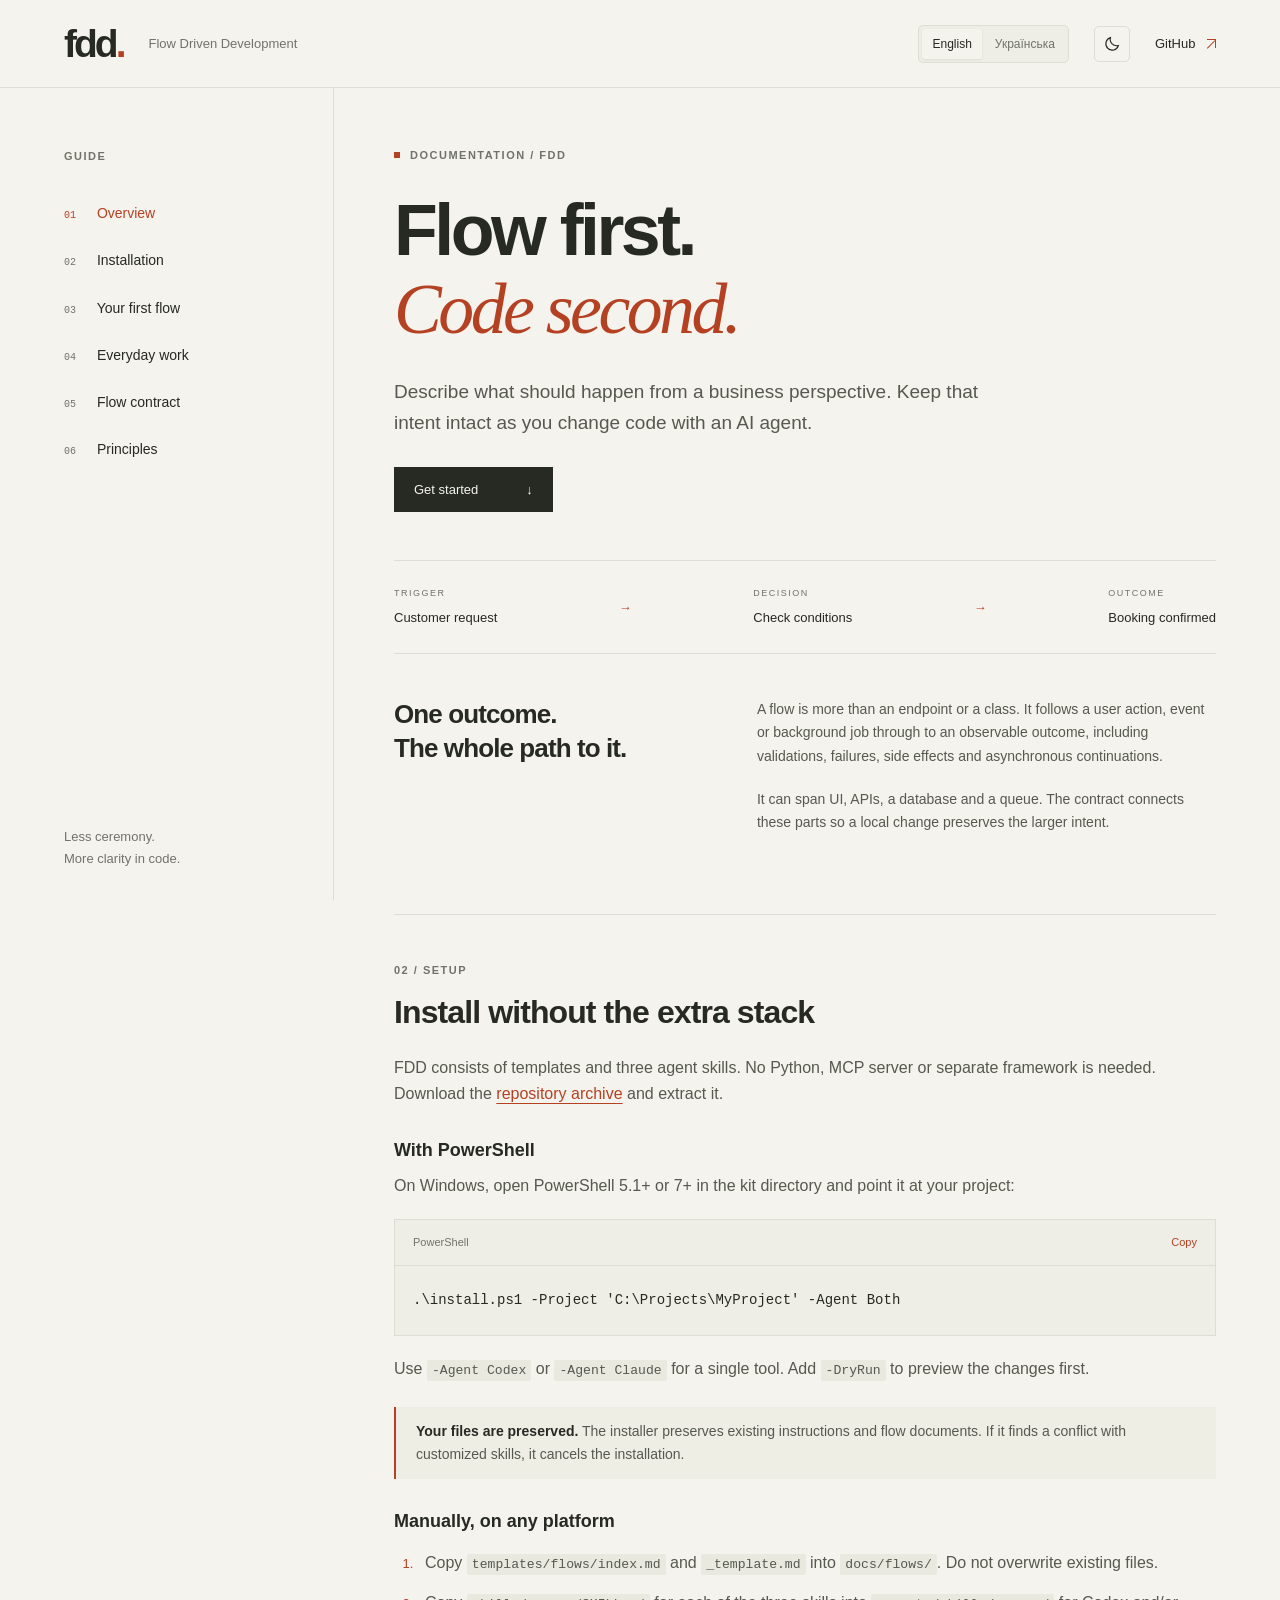
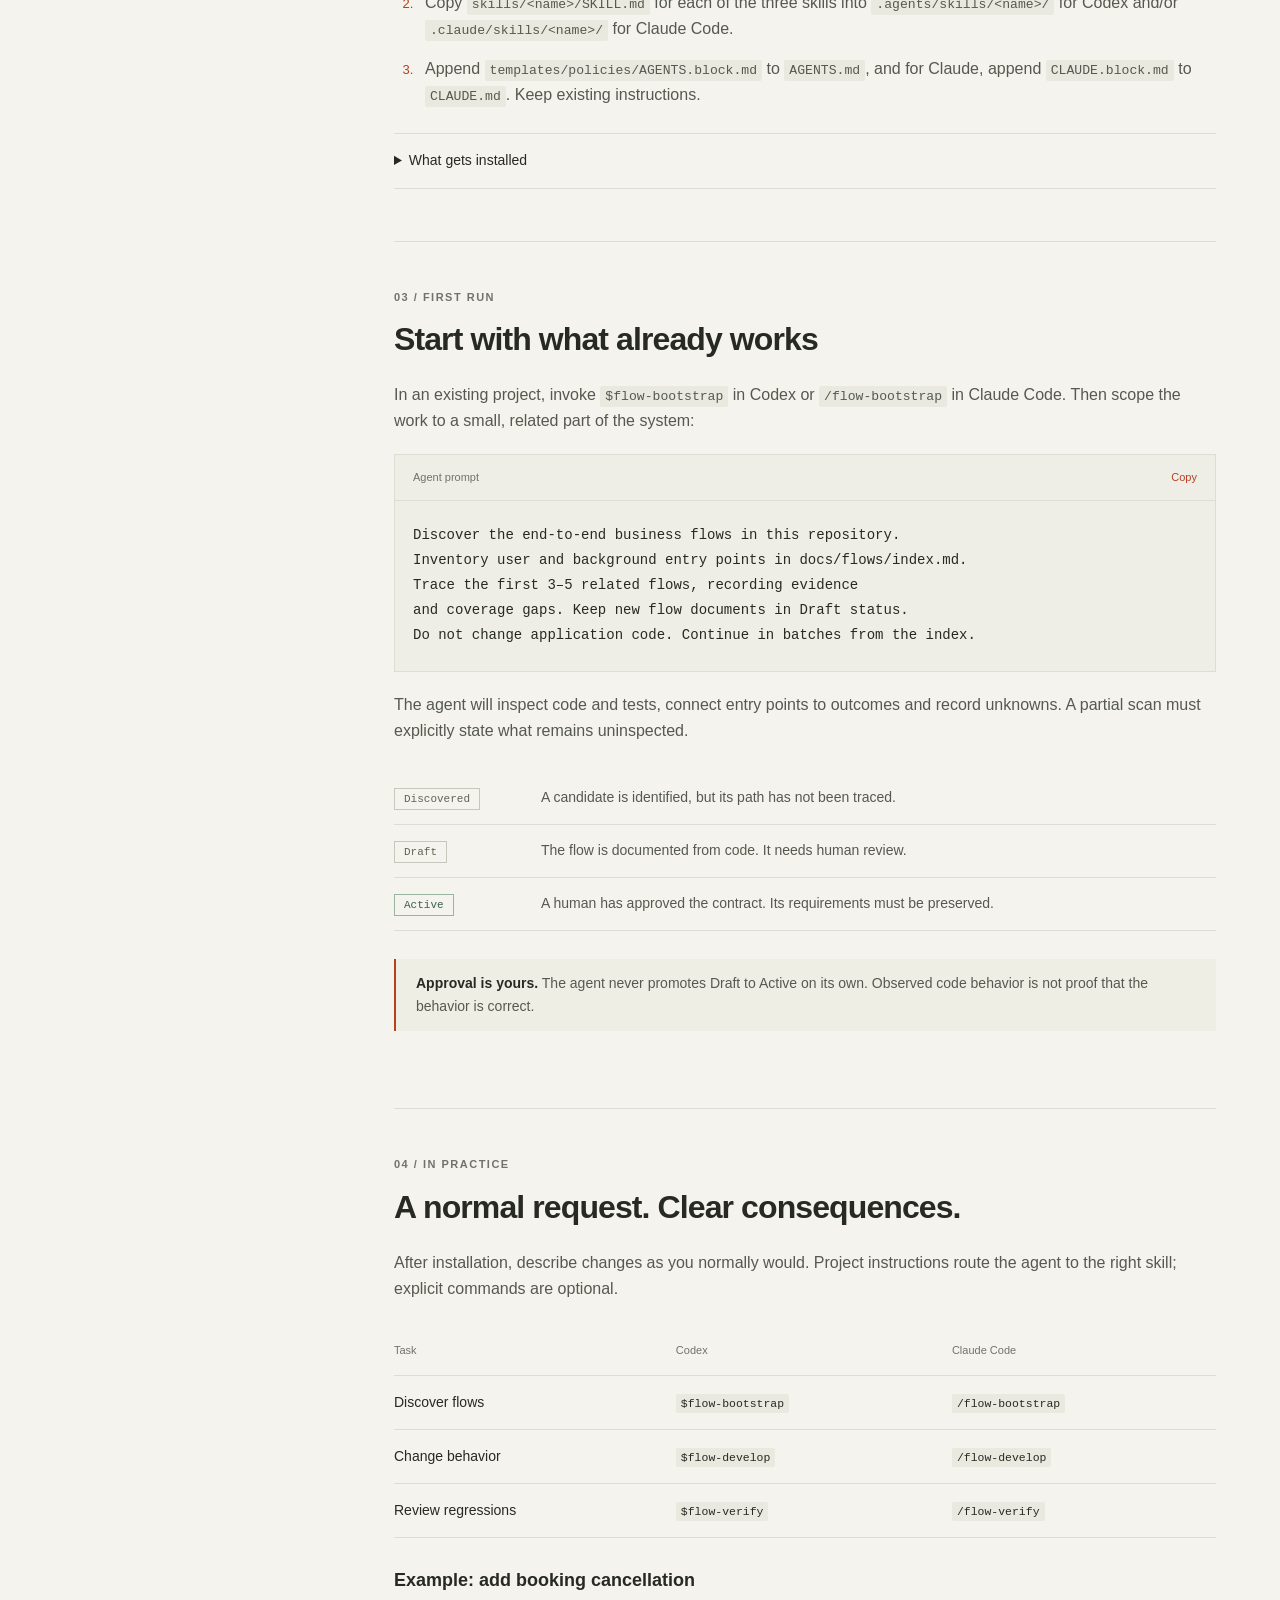
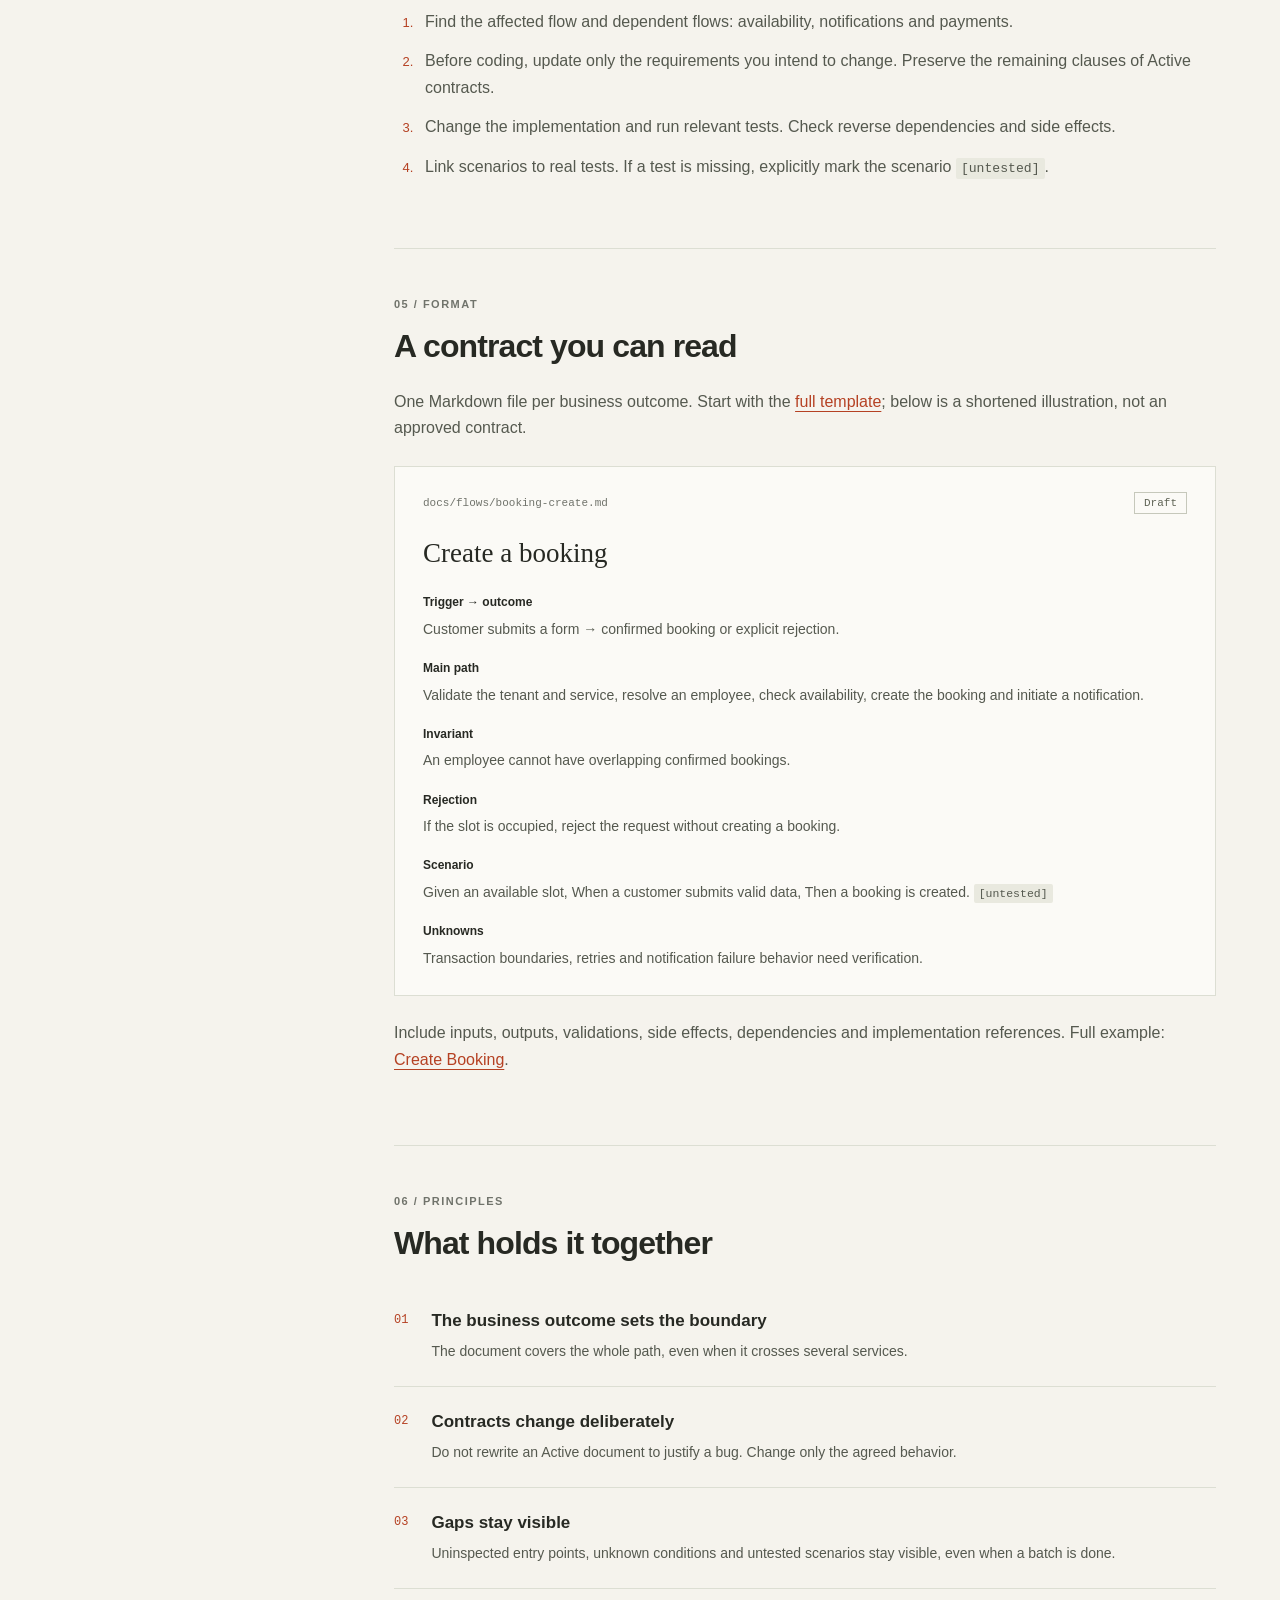
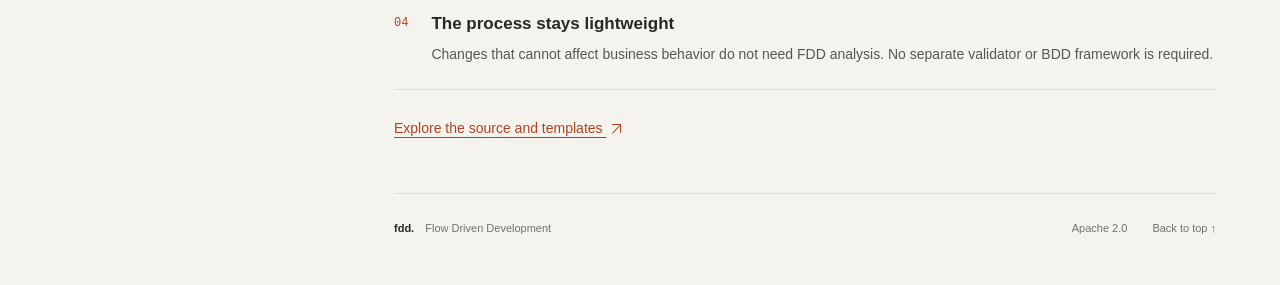
<file: index.html>
<!doctype html>
<html lang="en">
<head>
  <meta charset="utf-8">
  <meta name="viewport" content="width=device-width, initial-scale=1">
  <meta name="description" content="Flow Driven Development: a practical guide to business flows, contracts, Claude Code and OpenAI Codex.">
  <meta name="theme-color" content="#f5f3ed">
  <title>FDD — flow first, code second</title>
  <link rel="alternate" hreflang="en" href="index.html">
  <link rel="alternate" hreflang="uk" href="uk.html">
  <link rel="alternate" hreflang="x-default" href="index.html">
  <link rel="icon" href="favicon.svg" type="image/svg+xml">
  <script src="theme.js"></script>
  <link rel="stylesheet" href="site.css">
  <script src="site.js" defer></script>
</head>
<body>
  <a class="skip-link" href="#content">Skip to content</a>
  <header class="header">
    <a class="brand" href="#" aria-label="FDD, back to top">fdd<span class="brand-dot">.</span></a>
    <span class="header-caption">Flow Driven Development</span>
    <nav class="language-switch" aria-label="Choose language"><a href="index.html" lang="en" hreflang="en" aria-current="page">English</a><a href="uk.html" lang="uk" hreflang="uk">Українська</a></nav>
    <button class="theme-toggle" type="button" aria-label="Switch to dark theme" title="Switch to dark theme" aria-pressed="false">
      <svg class="moon-icon" width="18" height="18" viewBox="0 0 24 24" fill="none" stroke="currentColor" stroke-width="1.5" aria-hidden="true"><path d="M20.5 14A8.5 8.5 0 0 1 10 3.5 8.5 8.5 0 1 0 20.5 14Z"/></svg>
      <svg class="sun-icon" width="18" height="18" viewBox="0 0 24 24" fill="none" stroke="currentColor" stroke-width="1.5" aria-hidden="true"><circle cx="12" cy="12" r="4"/><path d="M12 2v2m0 16v2M2 12h2m16 0h2M5 5l1.5 1.5m11 11L19 19M5 19l1.5-1.5m11-11L19 5"/></svg>
    </button>
    <a class="repo-link" href="https://github.com/verloka/fdd">GitHub <span class="external-arrow" aria-hidden="true"></span></a>
  </header>
  <div class="layout">
    <aside class="sidebar" aria-label="Documentation navigation">
      <div class="sidebar-top"><span class="eyebrow">Guide</span><button class="menu-toggle" aria-expanded="false" aria-controls="navigation">Contents <span aria-hidden="true">+</span></button></div>
      <nav id="navigation">
        <a href="#overview" class="active"><span>01</span> Overview</a>
        <a href="#install"><span>02</span> Installation</a>
        <a href="#bootstrap"><span>03</span> Your first flow</a>
        <a href="#everyday"><span>04</span> Everyday work</a>
        <a href="#contract"><span>05</span> Flow contract</a>
        <a href="#principles"><span>06</span> Principles</a>
      </nav>
      <div class="sidebar-note">Less ceremony.<br>More clarity in code.</div>
    </aside>
    <main id="content">
      <section id="overview" class="hero">
        <div class="eyebrow"><span class="small-square"></span> Documentation / FDD</div>
        <h1>Flow first.<br><em>Code second.</em></h1>
        <p class="lead">Describe what should happen from a business perspective. Keep that intent intact as you change code with an AI agent.</p>
        <a class="primary-link" href="#install">Get started <span aria-hidden="true">↓</span></a>
        <div class="flow-strip" aria-label="Example business flow"><span><small>Trigger</small>Customer request</span><b aria-hidden="true">→</b><span><small>Decision</small>Check conditions</span><b aria-hidden="true">→</b><span><small>Outcome</small>Booking confirmed</span></div>
        <div class="intro-grid"><h2>One outcome.<br>The whole path to it.</h2><div><p>A flow is more than an endpoint or a class. It follows a user action, event or background job through to an observable outcome, including validations, failures, side effects and asynchronous continuations.</p><p>It can span UI, APIs, a database and a queue. The contract connects these parts so a local change preserves the larger intent.</p></div></div>
      </section>
      <section id="install" class="doc-section">
        <div class="section-label">02 / Setup</div><h2>Install without the extra stack</h2>
        <p>FDD consists of templates and three agent skills. No Python, MCP server or separate framework is needed. Download the <a href="https://github.com/verloka/fdd/archive/refs/heads/master.zip">repository archive</a> and extract it.</p>
        <h3>With PowerShell</h3><p>On Windows, open PowerShell 5.1+ or 7+ in the kit directory and point it at your project:</p>
        <div class="code-block"><div class="code-heading"><span>PowerShell</span><button class="copy-button" aria-label="Copy installation command">Copy</button></div><pre><code>.\install.ps1 -Project 'C:\Projects\MyProject' -Agent Both</code></pre></div>
        <p>Use <code>-Agent Codex</code> or <code>-Agent Claude</code> for a single tool. Add <code>-DryRun</code> to preview the changes first.</p>
        <div class="note"><strong>Your files are preserved.</strong> The installer preserves existing instructions and flow documents. If it finds a conflict with customized skills, it cancels the installation.</div>
        <h3>Manually, on any platform</h3>
        <ol class="steps"><li>Copy <code>templates/flows/index.md</code> and <code>_template.md</code> into <code>docs/flows/</code>. Do not overwrite existing files.</li><li>Copy <code>skills/&lt;name&gt;/SKILL.md</code> for each of the three skills into <code>.agents/skills/&lt;name&gt;/</code> for Codex and/or <code>.claude/skills/&lt;name&gt;/</code> for Claude Code.</li><li>Append <code>templates/policies/AGENTS.block.md</code> to <code>AGENTS.md</code>, and for Claude, append <code>CLAUDE.block.md</code> to <code>CLAUDE.md</code>. Keep existing instructions.</li></ol>
        <details><summary>What gets installed</summary><pre class="file-tree"><code>project/
├── AGENTS.md / CLAUDE.md
├── docs/flows/
│   ├── index.md
│   └── _template.md
├── .agents/skills/       # Codex
└── .claude/skills/       # Claude Code</code></pre><p>Both tools share the documents in <code>docs/flows/</code>.</p></details>
      </section>
      <section id="bootstrap" class="doc-section">
        <div class="section-label">03 / First run</div><h2>Start with what already works</h2>
        <p>In an existing project, invoke <code>$flow-bootstrap</code> in Codex or <code>/flow-bootstrap</code> in Claude Code. Then scope the work to a small, related part of the system:</p>
        <div class="code-block"><div class="code-heading"><span>Agent prompt</span><button class="copy-button" aria-label="Copy bootstrap prompt">Copy</button></div><pre class="prompt"><code>Discover the end-to-end business flows in this repository.
Inventory user and background entry points in docs/flows/index.md.
Trace the first 3–5 related flows, recording evidence
and coverage gaps. Keep new flow documents in Draft status.
Do not change application code. Continue in batches from the index.</code></pre></div>
        <p>The agent will inspect code and tests, connect entry points to outcomes and record unknowns. A partial scan must explicitly state what remains uninspected.</p>
        <div class="status-list"><div><span class="status">Discovered</span><p>A candidate is identified, but its path has not been traced.</p></div><div><span class="status">Draft</span><p>The flow is documented from code. It needs human review.</p></div><div><span class="status status-active">Active</span><p>A human has approved the contract. Its requirements must be preserved.</p></div></div>
        <div class="note"><strong>Approval is yours.</strong> The agent never promotes Draft to Active on its own. Observed code behavior is not proof that the behavior is correct.</div>
      </section>
      <section id="everyday" class="doc-section">
        <div class="section-label">04 / In practice</div><h2>A normal request. Clear consequences.</h2>
        <p>After installation, describe changes as you normally would. Project instructions route the agent to the right skill; explicit commands are optional.</p>
        <div class="table-wrap"><table><caption class="sr-only">FDD skills and agent commands</caption><thead><tr><th>Task</th><th>Codex</th><th>Claude Code</th></tr></thead><tbody><tr><td>Discover flows</td><td><code>$flow-bootstrap</code></td><td><code>/flow-bootstrap</code></td></tr><tr><td>Change behavior</td><td><code>$flow-develop</code></td><td><code>/flow-develop</code></td></tr><tr><td>Review regressions</td><td><code>$flow-verify</code></td><td><code>/flow-verify</code></td></tr></tbody></table></div>
        <h3>Example: add booking cancellation</h3><ol class="steps"><li>Find the affected flow and dependent flows: availability, notifications and payments.</li><li>Before coding, update only the requirements you intend to change. Preserve the remaining clauses of Active contracts.</li><li>Change the implementation and run relevant tests. Check reverse dependencies and side effects.</li><li>Link scenarios to real tests. If a test is missing, explicitly mark the scenario <code>[untested]</code>.</li></ol>
      </section>
      <section id="contract" class="doc-section">
        <div class="section-label">05 / Format</div><h2>A contract you can read</h2><p>One Markdown file per business outcome. Start with the <a href="templates/flows/_template.md">full template</a>; below is a shortened illustration, not an approved contract.</p>
        <div class="contract-example"><div class="contract-top"><span>docs/flows/booking-create.md</span><span class="status">Draft</span></div><h3>Create a booking</h3><dl><dt>Trigger → outcome</dt><dd>Customer submits a form → confirmed booking or explicit rejection.</dd><dt>Main path</dt><dd>Validate the tenant and service, resolve an employee, check availability, create the booking and initiate a notification.</dd><dt>Invariant</dt><dd>An employee cannot have overlapping confirmed bookings.</dd><dt>Rejection</dt><dd>If the slot is occupied, reject the request without creating a booking.</dd><dt>Scenario</dt><dd>Given an available slot, When a customer submits valid data, Then a booking is created. <code>[untested]</code></dd><dt>Unknowns</dt><dd>Transaction boundaries, retries and notification failure behavior need verification.</dd></dl></div>
        <p>Include inputs, outputs, validations, side effects, dependencies and implementation references. Full example: <a href="examples/booking-create.md">Create Booking</a>.</p>
      </section>
      <section id="principles" class="doc-section last-section">
        <div class="section-label">06 / Principles</div><h2>What holds it together</h2>
        <div class="principle"><span>01</span><div><h3>The business outcome sets the boundary</h3><p>The document covers the whole path, even when it crosses several services.</p></div></div>
        <div class="principle"><span>02</span><div><h3>Contracts change deliberately</h3><p>Do not rewrite an Active document to justify a bug. Change only the agreed behavior.</p></div></div>
        <div class="principle"><span>03</span><div><h3>Gaps stay visible</h3><p>Uninspected entry points, unknown conditions and untested scenarios stay visible, even when a batch is done.</p></div></div>
        <div class="principle"><span>04</span><div><h3>The process stays lightweight</h3><p>Changes that cannot affect business behavior do not need FDD analysis. No separate validator or BDD framework is required.</p></div></div>
        <a class="text-link" href="https://github.com/verloka/fdd">Explore the source and templates <span class="external-arrow" aria-hidden="true"></span></a>
      </section>
      <footer><span>fdd. <span class="footer-caption">Flow Driven Development</span></span><a href="LICENSE">Apache 2.0</a><a href="#overview">Back to top ↑</a></footer>
    </main>
  </div>
  <div id="copy-status" class="sr-only" role="status" aria-live="polite"></div>
</body>
</html>
</file>
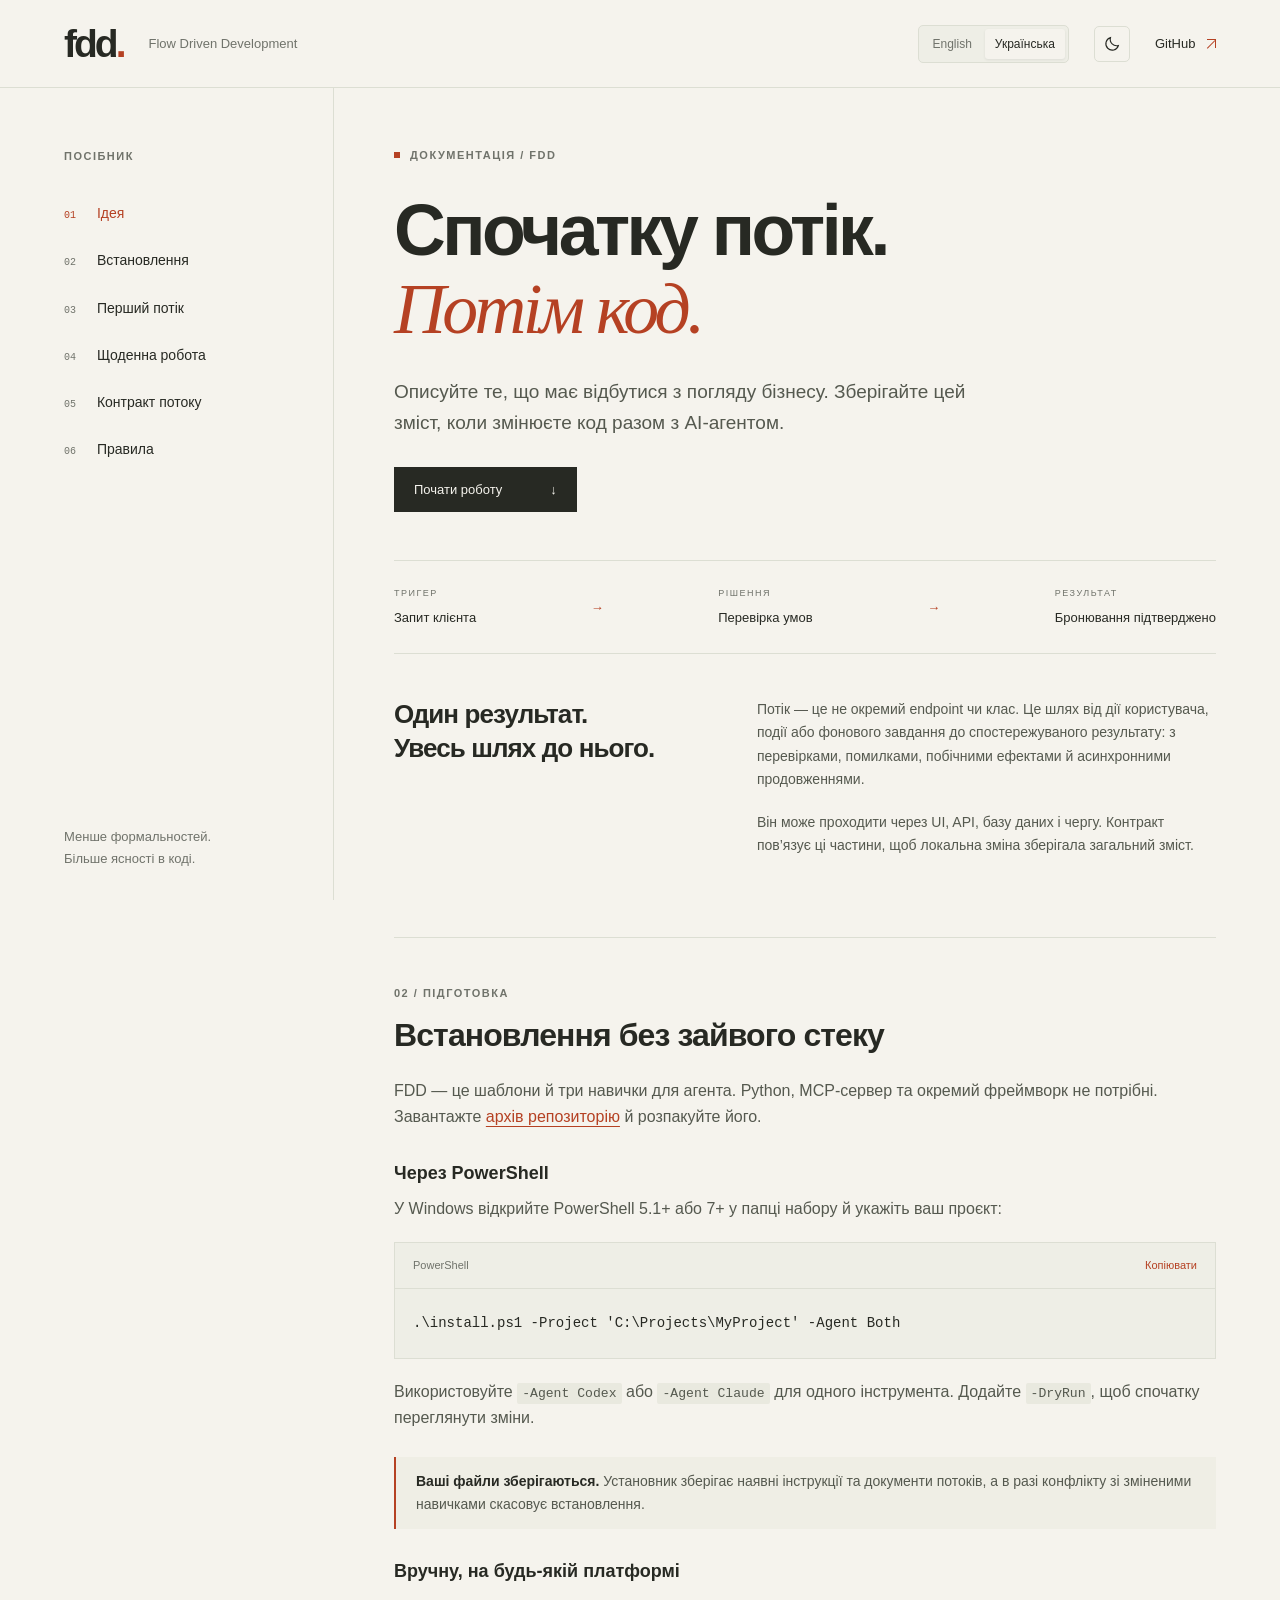
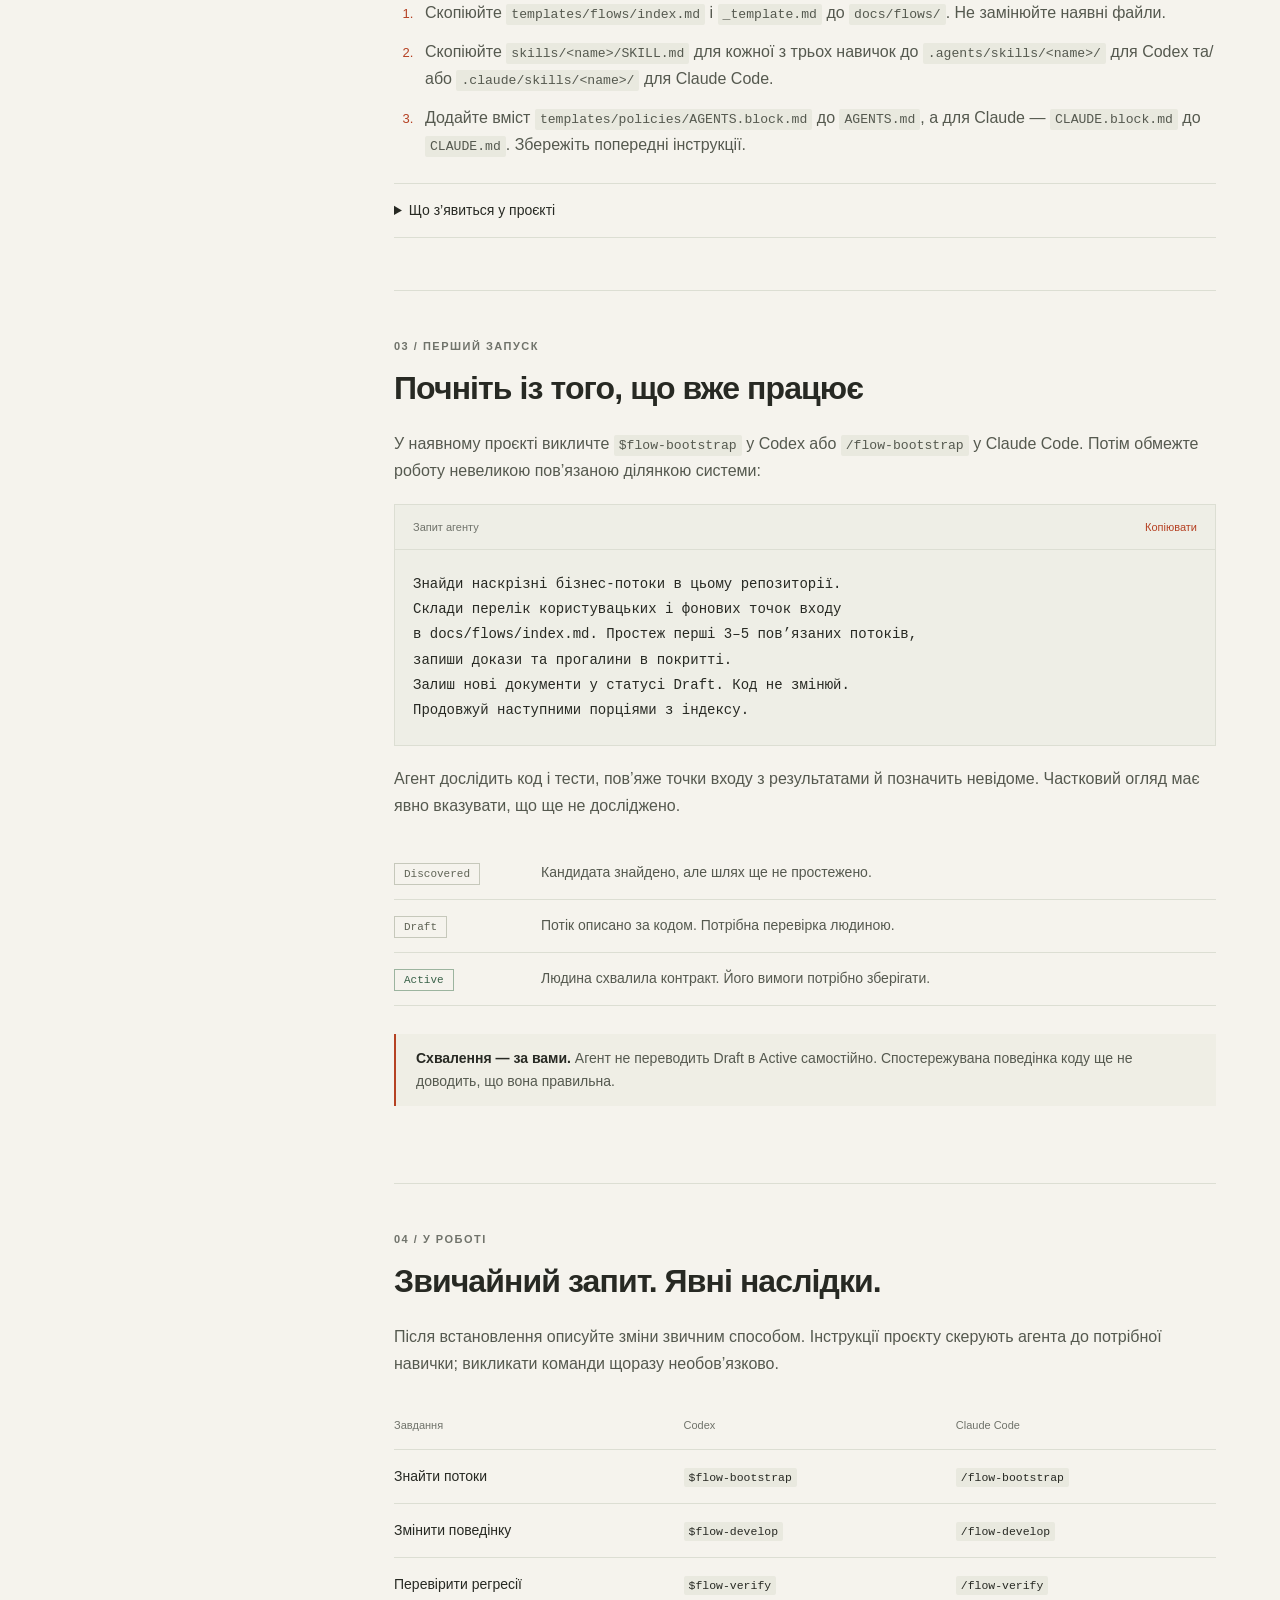
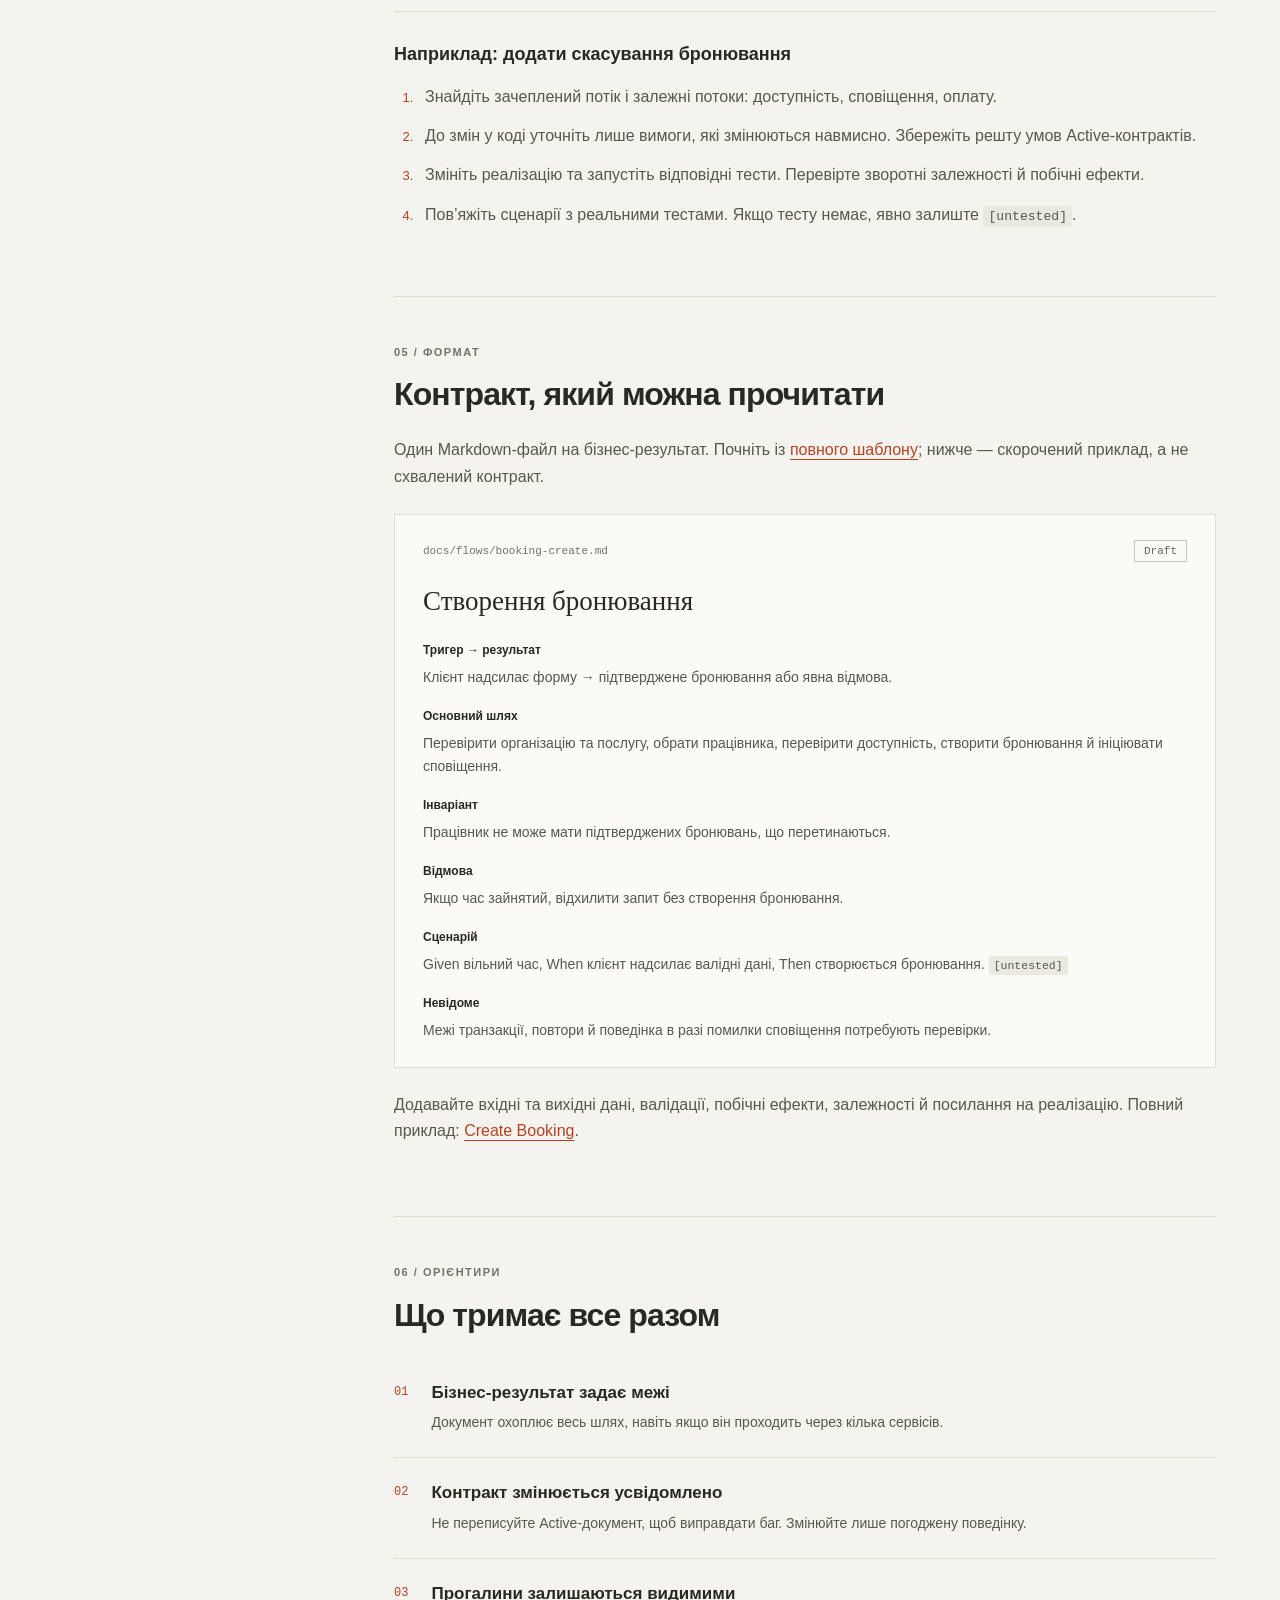
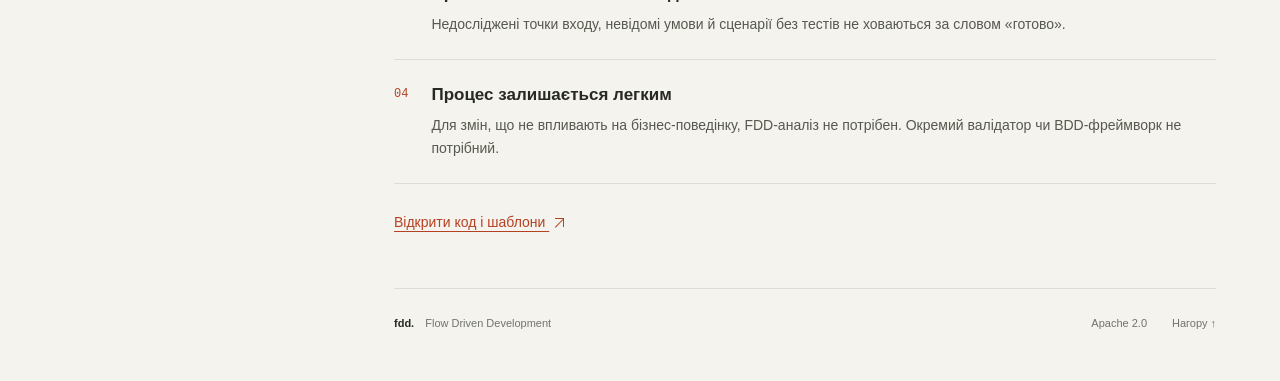
<file: uk.html>
<!doctype html>
<html lang="uk">
<head>
  <meta charset="utf-8">
  <meta name="viewport" content="width=device-width, initial-scale=1">
  <meta name="description" content="Flow Driven Development: практичний посібник із бізнес-потоків, контрактів і роботи з Claude Code та OpenAI Codex.">
  <meta name="theme-color" content="#f5f3ed">
  <title>FDD — спочатку потік, потім код</title>
  <link rel="alternate" hreflang="en" href="index.html">
  <link rel="alternate" hreflang="uk" href="uk.html">
  <link rel="alternate" hreflang="x-default" href="index.html">
  <link rel="icon" href="favicon.svg" type="image/svg+xml">
  <script src="theme.js"></script>
  <link rel="stylesheet" href="site.css">
  <script src="site.js" defer></script>
</head>
<body>
  <a class="skip-link" href="#content">До вмісту</a>
  <header class="header">
    <a class="brand" href="#" aria-label="FDD, на початок">fdd<span class="brand-dot">.</span></a>
    <span class="header-caption">Flow Driven Development</span>
    <nav class="language-switch" aria-label="Вибрати мову"><a href="index.html" lang="en" hreflang="en">English</a><a href="uk.html" lang="uk" hreflang="uk" aria-current="page">Українська</a></nav>
    <button class="theme-toggle" type="button" aria-label="Увімкнути темну тему" title="Увімкнути темну тему" aria-pressed="false">
      <svg class="moon-icon" width="18" height="18" viewBox="0 0 24 24" fill="none" stroke="currentColor" stroke-width="1.5" aria-hidden="true"><path d="M20.5 14A8.5 8.5 0 0 1 10 3.5 8.5 8.5 0 1 0 20.5 14Z"/></svg>
      <svg class="sun-icon" width="18" height="18" viewBox="0 0 24 24" fill="none" stroke="currentColor" stroke-width="1.5" aria-hidden="true"><circle cx="12" cy="12" r="4"/><path d="M12 2v2m0 16v2M2 12h2m16 0h2M5 5l1.5 1.5m11 11L19 19M5 19l1.5-1.5m11-11L19 5"/></svg>
    </button>
    <a class="repo-link" href="https://github.com/verloka/fdd">GitHub <span class="external-arrow" aria-hidden="true"></span></a>
  </header>
  <div class="layout">
    <aside class="sidebar" aria-label="Навігація документацією">
      <div class="sidebar-top"><span class="eyebrow">Посібник</span><button class="menu-toggle" aria-expanded="false" aria-controls="navigation">Розділи <span aria-hidden="true">+</span></button></div>
      <nav id="navigation">
        <a href="#overview" class="active"><span>01</span> Ідея</a>
        <a href="#install"><span>02</span> Встановлення</a>
        <a href="#bootstrap"><span>03</span> Перший потік</a>
        <a href="#everyday"><span>04</span> Щоденна робота</a>
        <a href="#contract"><span>05</span> Контракт потоку</a>
        <a href="#principles"><span>06</span> Правила</a>
      </nav>
      <div class="sidebar-note">Менше формальностей.<br>Більше ясності в коді.</div>
    </aside>
    <main id="content">
      <section id="overview" class="hero">
        <div class="eyebrow"><span class="small-square"></span> Документація / FDD</div>
        <h1>Спочатку потік.<br><em>Потім код.</em></h1>
        <p class="lead">Описуйте те, що має відбутися з погляду бізнесу. Зберігайте цей зміст, коли змінюєте код разом з AI-агентом.</p>
        <a class="primary-link" href="#install">Почати роботу <span aria-hidden="true">↓</span></a>
        <div class="flow-strip" aria-label="Приклад бізнес-потоку"><span><small>Тригер</small>Запит клієнта</span><b aria-hidden="true">→</b><span><small>Рішення</small>Перевірка умов</span><b aria-hidden="true">→</b><span><small>Результат</small>Бронювання підтверджено</span></div>
        <div class="intro-grid"><h2>Один результат.<br>Увесь шлях до нього.</h2><div><p>Потік — це не окремий endpoint чи клас. Це шлях від дії користувача, події або фонового завдання до спостережуваного результату: з перевірками, помилками, побічними ефектами й асинхронними продовженнями.</p><p>Він може проходити через UI, API, базу даних і чергу. Контракт пов’язує ці частини, щоб локальна зміна зберігала загальний зміст.</p></div></div>
      </section>
      <section id="install" class="doc-section">
        <div class="section-label">02 / Підготовка</div><h2>Встановлення без зайвого стеку</h2>
        <p>FDD — це шаблони й три навички для агента. Python, MCP-сервер та окремий фреймворк не потрібні. Завантажте <a href="https://github.com/verloka/fdd/archive/refs/heads/master.zip">архів репозиторію</a> й розпакуйте його.</p>
        <h3>Через PowerShell</h3><p>У Windows відкрийте PowerShell 5.1+ або 7+ у папці набору й укажіть ваш проєкт:</p>
        <div class="code-block"><div class="code-heading"><span>PowerShell</span><button class="copy-button" aria-label="Копіювати команду встановлення">Копіювати</button></div><pre><code>.\install.ps1 -Project 'C:\Projects\MyProject' -Agent Both</code></pre></div>
        <p>Використовуйте <code>-Agent Codex</code> або <code>-Agent Claude</code> для одного інструмента. Додайте <code>-DryRun</code>, щоб спочатку переглянути зміни.</p>
        <div class="note"><strong>Ваші файли зберігаються.</strong> Установник зберігає наявні інструкції та документи потоків, а в разі конфлікту зі зміненими навичками скасовує встановлення.</div>
        <h3>Вручну, на будь-якій платформі</h3>
        <ol class="steps"><li>Скопіюйте <code>templates/flows/index.md</code> і <code>_template.md</code> до <code>docs/flows/</code>. Не замінюйте наявні файли.</li><li>Скопіюйте <code>skills/&lt;name&gt;/SKILL.md</code> для кожної з трьох навичок до <code>.agents/skills/&lt;name&gt;/</code> для Codex та/або <code>.claude/skills/&lt;name&gt;/</code> для Claude Code.</li><li>Додайте вміст <code>templates/policies/AGENTS.block.md</code> до <code>AGENTS.md</code>, а для Claude — <code>CLAUDE.block.md</code> до <code>CLAUDE.md</code>. Збережіть попередні інструкції.</li></ol>
        <details><summary>Що з’явиться у проєкті</summary><pre class="file-tree"><code>project/
├── AGENTS.md / CLAUDE.md
├── docs/flows/
│   ├── index.md
│   └── _template.md
├── .agents/skills/       # Codex
└── .claude/skills/       # Claude Code</code></pre><p>Документи в <code>docs/flows/</code> спільні для обох інструментів.</p></details>
      </section>
      <section id="bootstrap" class="doc-section">
        <div class="section-label">03 / Перший запуск</div><h2>Почніть із того, що вже працює</h2>
        <p>У наявному проєкті викличте <code>$flow-bootstrap</code> у Codex або <code>/flow-bootstrap</code> у Claude Code. Потім обмежте роботу невеликою пов’язаною ділянкою системи:</p>
        <div class="code-block"><div class="code-heading"><span>Запит агенту</span><button class="copy-button" aria-label="Копіювати запит для bootstrap">Копіювати</button></div><pre class="prompt"><code>Знайди наскрізні бізнес-потоки в цьому репозиторії.
Склади перелік користувацьких і фонових точок входу
в docs/flows/index.md. Простеж перші 3–5 пов’язаних потоків,
запиши докази та прогалини в покритті.
Залиш нові документи у статусі Draft. Код не змінюй.
Продовжуй наступними порціями з індексу.</code></pre></div>
        <p>Агент дослідить код і тести, пов’яже точки входу з результатами й позначить невідоме. Частковий огляд має явно вказувати, що ще не досліджено.</p>
        <div class="status-list"><div><span class="status">Discovered</span><p>Кандидата знайдено, але шлях ще не простежено.</p></div><div><span class="status">Draft</span><p>Потік описано за кодом. Потрібна перевірка людиною.</p></div><div><span class="status status-active">Active</span><p>Людина схвалила контракт. Його вимоги потрібно зберігати.</p></div></div>
        <div class="note"><strong>Схвалення — за вами.</strong> Агент не переводить Draft в Active самостійно. Спостережувана поведінка коду ще не доводить, що вона правильна.</div>
      </section>
      <section id="everyday" class="doc-section">
        <div class="section-label">04 / У роботі</div><h2>Звичайний запит. Явні наслідки.</h2>
        <p>Після встановлення описуйте зміни звичним способом. Інструкції проєкту скерують агента до потрібної навички; викликати команди щоразу необов’язково.</p>
        <div class="table-wrap"><table><caption class="sr-only">Навички FDD та команди агентів</caption><thead><tr><th>Завдання</th><th>Codex</th><th>Claude Code</th></tr></thead><tbody><tr><td>Знайти потоки</td><td><code>$flow-bootstrap</code></td><td><code>/flow-bootstrap</code></td></tr><tr><td>Змінити поведінку</td><td><code>$flow-develop</code></td><td><code>/flow-develop</code></td></tr><tr><td>Перевірити регресії</td><td><code>$flow-verify</code></td><td><code>/flow-verify</code></td></tr></tbody></table></div>
        <h3>Наприклад: додати скасування бронювання</h3><ol class="steps"><li>Знайдіть зачеплений потік і залежні потоки: доступність, сповіщення, оплату.</li><li>До змін у коді уточніть лише вимоги, які змінюються навмисно. Збережіть решту умов Active-контрактів.</li><li>Змініть реалізацію та запустіть відповідні тести. Перевірте зворотні залежності й побічні ефекти.</li><li>Пов’яжіть сценарії з реальними тестами. Якщо тесту немає, явно залиште <code>[untested]</code>.</li></ol>
      </section>
      <section id="contract" class="doc-section">
        <div class="section-label">05 / Формат</div><h2>Контракт, який можна прочитати</h2><p>Один Markdown-файл на бізнес-результат. Почніть із <a href="templates/flows/_template.md">повного шаблону</a>; нижче — скорочений приклад, а не схвалений контракт.</p>
        <div class="contract-example"><div class="contract-top"><span>docs/flows/booking-create.md</span><span class="status">Draft</span></div><h3>Створення бронювання</h3><dl><dt>Тригер → результат</dt><dd>Клієнт надсилає форму → підтверджене бронювання або явна відмова.</dd><dt>Основний шлях</dt><dd>Перевірити організацію та послугу, обрати працівника, перевірити доступність, створити бронювання й ініціювати сповіщення.</dd><dt>Інваріант</dt><dd>Працівник не може мати підтверджених бронювань, що перетинаються.</dd><dt>Відмова</dt><dd>Якщо час зайнятий, відхилити запит без створення бронювання.</dd><dt>Сценарій</dt><dd>Given вільний час, When клієнт надсилає валідні дані, Then створюється бронювання. <code>[untested]</code></dd><dt>Невідоме</dt><dd>Межі транзакції, повтори й поведінка в разі помилки сповіщення потребують перевірки.</dd></dl></div>
        <p>Додавайте вхідні та вихідні дані, валідації, побічні ефекти, залежності й посилання на реалізацію. Повний приклад: <a href="examples/booking-create.md">Create Booking</a>.</p>
      </section>
      <section id="principles" class="doc-section last-section">
        <div class="section-label">06 / Орієнтири</div><h2>Що тримає все разом</h2>
        <div class="principle"><span>01</span><div><h3>Бізнес-результат задає межі</h3><p>Документ охоплює весь шлях, навіть якщо він проходить через кілька сервісів.</p></div></div>
        <div class="principle"><span>02</span><div><h3>Контракт змінюється усвідомлено</h3><p>Не переписуйте Active-документ, щоб виправдати баг. Змінюйте лише погоджену поведінку.</p></div></div>
        <div class="principle"><span>03</span><div><h3>Прогалини залишаються видимими</h3><p>Недосліджені точки входу, невідомі умови й сценарії без тестів не ховаються за словом «готово».</p></div></div>
        <div class="principle"><span>04</span><div><h3>Процес залишається легким</h3><p>Для змін, що не впливають на бізнес-поведінку, FDD-аналіз не потрібен. Окремий валідатор чи BDD-фреймворк не потрібний.</p></div></div>
        <a class="text-link" href="https://github.com/verloka/fdd">Відкрити код і шаблони <span class="external-arrow" aria-hidden="true"></span></a>
      </section>
      <footer><span>fdd. <span class="footer-caption">Flow Driven Development</span></span><a href="LICENSE">Apache 2.0</a><a href="#overview">Нагору ↑</a></footer>
    </main>
  </div>
  <div id="copy-status" class="sr-only" role="status" aria-live="polite"></div>
</body>
</html>
</file>
<file: site.css>
:root{--paper:#f5f3ed;--ink:#272923;--muted:#70736b;--line:#dcded3;--accent:#b54123;--panel:#eeeee6;--body-text:#55594f;--code:#e9e9df;--note:#efeee5;--card:#fbfaf6;--status-text:#606456;--status-border:#c6c8bb;--success:#3a6249;--success-border:#9cb49f;color-scheme:light}*{box-sizing:border-box}html{scroll-behavior:smooth;scroll-padding-top:110px}body{margin:0;background:var(--paper);color:var(--ink);font-family:Arial,Helvetica,sans-serif;font-size:16px;line-height:1.65}a{color:inherit;text-underline-offset:4px}button{font:inherit}a:focus-visible,button:focus-visible,summary:focus-visible{outline:2px solid var(--accent);outline-offset:5px}.header{height:88px;border-bottom:1px solid var(--line);display:flex;align-items:center;gap:25px;padding:0 5%;background:var(--paper);position:sticky;top:0;z-index:10}.brand{font-size:39px;font-weight:800;letter-spacing:-3px;text-decoration:none;line-height:1}.brand-dot{color:var(--accent)}.header-caption{font-size:13px;color:var(--muted)}.repo-link{margin-left:auto;font-size:13px;text-decoration:none}.repo-link span{margin-left:8px;color:var(--accent)}.layout{max-width:1440px;margin:auto;display:grid;grid-template-columns:270px minmax(0,1fr);padding:0 5%;gap:60px}.sidebar{position:sticky;top:88px;height:calc(100vh - 88px);padding:54px 0 30px;display:flex;flex-direction:column;border-right:1px solid var(--line)}.eyebrow,.section-label{font-size:11px;font-weight:700;letter-spacing:1.5px;text-transform:uppercase;color:var(--muted)}#navigation{display:flex;flex-direction:column;margin-top:24px;gap:4px}#navigation a{padding:10px 20px 10px 0;text-decoration:none;font-size:14px;transition:color .15s}#navigation a span{display:inline-block;width:29px;color:var(--muted);font-size:10px;font-family:monospace}#navigation a.active,#navigation a:hover{color:var(--accent)}#navigation a.active span{color:var(--accent)}.sidebar-note{margin-top:auto;color:var(--muted);font-size:13px;line-height:1.7;padding-top:30px}.sidebar-note span{display:block;font-size:10px;margin-top:16px;letter-spacing:.2px}main{min-width:0;max-width:850px}.hero{padding:58px 0 60px}.hero .eyebrow{display:flex;align-items:center;gap:10px}.small-square{height:6px;width:6px;background:var(--accent)}h1{font-size:clamp(48px,5.6vw,78px);line-height:1.08;letter-spacing:-3.5px;margin:28px 0}h1 em{font-family:Georgia,'Times New Roman',serif;font-weight:400;color:var(--accent)}.lead{font-size:19px;line-height:1.65;max-width:600px;color:var(--body-text);margin:0 0 28px}.primary-link{display:inline-flex;gap:48px;align-items:center;background:var(--ink);color:var(--paper);padding:12px 20px;text-decoration:none;font-size:13px}.primary-link:hover{background:var(--accent)}.flow-strip{display:flex;align-items:center;justify-content:space-between;gap:15px;border-top:1px solid var(--line);border-bottom:1px solid var(--line);margin:48px 0 44px;padding:25px 0;font-size:13px}.flow-strip small{display:block;text-transform:uppercase;font-size:9px;letter-spacing:1.5px;color:var(--muted);margin-bottom:6px}.flow-strip b{font-weight:400;color:var(--accent)}.intro-grid{display:grid;grid-template-columns:1fr 1.4fr;gap:35px}.intro-grid h2{font-size:26px;margin:0;line-height:1.3}.intro-grid p{font-size:14px;margin-top:0}.doc-section{padding:46px 0 52px;border-top:1px solid var(--line)}h2{font-size:32px;letter-spacing:-.9px;line-height:1.25;margin:13px 0 23px}h3{font-size:18px;line-height:1.4;margin:30px 0 10px}p{color:var(--body-text);margin:0 0 20px}p a,.steps a{color:var(--accent)}code{font-family:'SFMono-Regular',Consolas,'Liberation Mono',monospace;font-size:.82em;background:var(--code);padding:3px 5px;border-radius:2px;overflow-wrap:anywhere}.code-block{background:var(--panel);border:1px solid var(--line);margin:20px 0}.code-heading{display:flex;align-items:center;justify-content:space-between;padding:10px 18px;border-bottom:1px solid var(--line);font-size:11px;color:var(--muted)}.copy-button{background:none;border:0;padding:3px 0;cursor:pointer;font-size:11px;color:var(--accent)}pre{margin:0;padding:22px 18px;overflow:auto;line-height:1.8;font-size:14px}pre code{padding:0;background:none;overflow-wrap:normal;font-size:inherit}.prompt{white-space:pre-wrap}.note{border-left:2px solid var(--accent);padding:13px 20px;background:var(--note);font-size:14px;color:var(--body-text);margin:25px 0}.note strong{color:var(--ink)}.steps{padding-left:23px;color:var(--body-text)}.steps li{padding-left:8px;margin:13px 0}.steps li::marker{color:var(--accent);font-size:13px}details{margin:25px 0 0;border-top:1px solid var(--line);border-bottom:1px solid var(--line);padding:15px 0}summary{cursor:pointer;font-size:14px}details p{font-size:14px;margin-top:15px}.file-tree{font-size:13px}.status-list{margin:28px 0}.status-list>div{display:grid;grid-template-columns:125px 1fr;align-items:baseline;gap:22px;padding:14px 0;border-bottom:1px solid var(--line)}.status-list p{font-size:14px;margin:0}.status{font:11px Consolas,monospace;display:inline-block;width:max-content;padding:4px 9px;border:1px solid var(--status-border);color:var(--status-text);background:transparent}.status-active{color:var(--success);border-color:var(--success-border)}.table-wrap{overflow-x:auto;margin:24px 0}table{width:100%;border-collapse:collapse;text-align:left;white-space:nowrap;font-size:14px}th{font-size:11px;color:var(--muted);font-weight:400}th,td{padding:15px 12px;border-bottom:1px solid var(--line)}th:first-child,td:first-child{padding-left:0}.contract-example{background:var(--card);border:1px solid var(--line);padding:25px 28px;margin:24px 0}.contract-top{display:flex;align-items:center;justify-content:space-between;gap:12px;color:var(--muted);font:11px Consolas,monospace}.contract-example h3{font:27px Georgia,serif;margin:24px 0}.contract-example dl{margin:0}.contract-example dt{font-size:12px;font-weight:bold;margin-top:18px}.contract-example dd{margin:5px 0 0;color:var(--body-text);font-size:14px}.principle{display:flex;gap:23px;border-bottom:1px solid var(--line);padding:23px 0}.principle>span{color:var(--accent);font:12px monospace;padding-top:4px}.principle h3{margin:0 0 7px;font-size:17px}.principle p{font-size:14px;margin:0}.text-link{display:inline-block;margin-top:27px;font-size:14px;color:var(--accent)}footer{border-top:1px solid var(--line);display:flex;align-items:center;gap:25px;padding:25px 0 40px;font-size:11px;color:var(--muted)}footer>span{margin-right:auto;color:var(--ink);font-weight:bold}.footer-caption{font-weight:400;margin-left:8px;color:var(--muted)}footer a{text-decoration:none}.sr-only,.skip-link{position:absolute;width:1px;height:1px;overflow:hidden;clip-path:inset(50%)}.skip-link:focus{clip-path:none;width:auto;height:auto;top:10px;left:10px;z-index:20;padding:10px;background:var(--paper)}.menu-toggle{display:none}@media(min-width:1500px){.layout{padding:0 65px}}@media(max-width:1050px){.layout{grid-template-columns:210px minmax(0,1fr);gap:35px}.intro-grid{grid-template-columns:1fr}.hero{padding-top:40px}.flow-strip{font-size:12px}.sidebar-note span{font-size:9px}}@media(max-width:720px){html{scroll-padding-top:135px}.header{height:65px;padding:0 6%;gap:17px}.brand{font-size:33px}.header-caption{font-size:10px}.layout{display:block;padding:0 6%}.sidebar{height:auto;position:sticky;top:65px;padding:14px 0;background:var(--paper);border-right:0;border-bottom:1px solid var(--line);z-index:9}.sidebar-top{display:flex;justify-content:space-between;align-items:center}.menu-toggle{display:block;border:0;background:none;font-size:12px;color:var(--ink);cursor:pointer}.menu-toggle span{margin-left:10px;color:var(--accent)}#navigation{display:none;margin-top:12px;grid-template-columns:1fr 1fr;gap:0}#navigation.open{display:grid}#navigation a{font-size:12px;padding:8px 0}.sidebar-note{display:none}.hero{padding:35px 0 40px}h1{font-size:55px;letter-spacing:-2.5px}.lead{font-size:17px}.flow-strip{gap:7px;font-size:11px;margin:35px 0;padding:20px 0}.flow-strip small{font-size:8px;letter-spacing:.6px}.intro-grid{gap:20px}.intro-grid h2{font-size:25px}.doc-section{padding:35px 0}h2{font-size:28px}body{font-size:15px}.status-list>div{grid-template-columns:105px 1fr;gap:12px}.contract-example{padding:20px 18px}.contract-top{font-size:9px}pre{font-size:12px;padding:18px 14px}.footer-caption{display:none}footer{gap:18px}}@media(prefers-reduced-motion:reduce){html{scroll-behavior:auto}*{transition:none!important}}

.external-arrow{position:relative;display:inline-block;width:9px;height:9px;border-top:1px solid currentColor;border-right:1px solid currentColor;margin-left:6px}.external-arrow::after{content:"";position:absolute;width:11px;height:1px;background:currentColor;transform:rotate(-45deg);transform-origin:right center;right:0;top:0}
[data-theme="dark"]{--paper:#1c1e1b;--ink:#e9e7df;--muted:#a4a79c;--line:#3b3e35;--accent:#e59170;--panel:#252821;--body-text:#c4c6ba;--code:#32352d;--note:#292c24;--card:#232620;--status-text:#b8bdac;--status-border:#626858;--success:#a4c6a7;--success-border:#617d63;color-scheme:dark}
.language-switch{display:flex;align-items:center;gap:3px;margin:0 0 0 auto;padding:3px;border:1px solid var(--line);background:var(--panel);white-space:nowrap;border-radius:5px}.language-switch a{padding:6px 10px;font-size:12px;line-height:1.5;color:var(--muted);text-decoration:none;border-radius:3px}.language-switch a:hover{color:var(--ink)}.language-switch a[aria-current="page"]{color:var(--ink);background:var(--paper);box-shadow:0 1px 3px #00000012}.theme-toggle{display:flex;align-items:center;justify-content:center;flex-shrink:0;width:36px;height:36px;padding:0;background:transparent;color:var(--ink);border:1px solid var(--line);border-radius:5px;cursor:pointer}.theme-toggle:hover{background:var(--panel)}.sun-icon{display:none}[data-theme="dark"] .sun-icon{display:block}[data-theme="dark"] .moon-icon{display:none}.repo-link{margin-left:0}.primary-link:hover{color:var(--paper)}@media(max-width:1000px){.header-caption{display:none}}@media(max-width:720px){.header{gap:10px}.language-switch a{padding:5px 8px;font-size:11px}.repo-link{display:none}.flow-strip>span{flex:1;min-width:0}}@media(max-width:360px){.language-switch a{padding:5px 6px}.header{gap:8px}}
</file>
